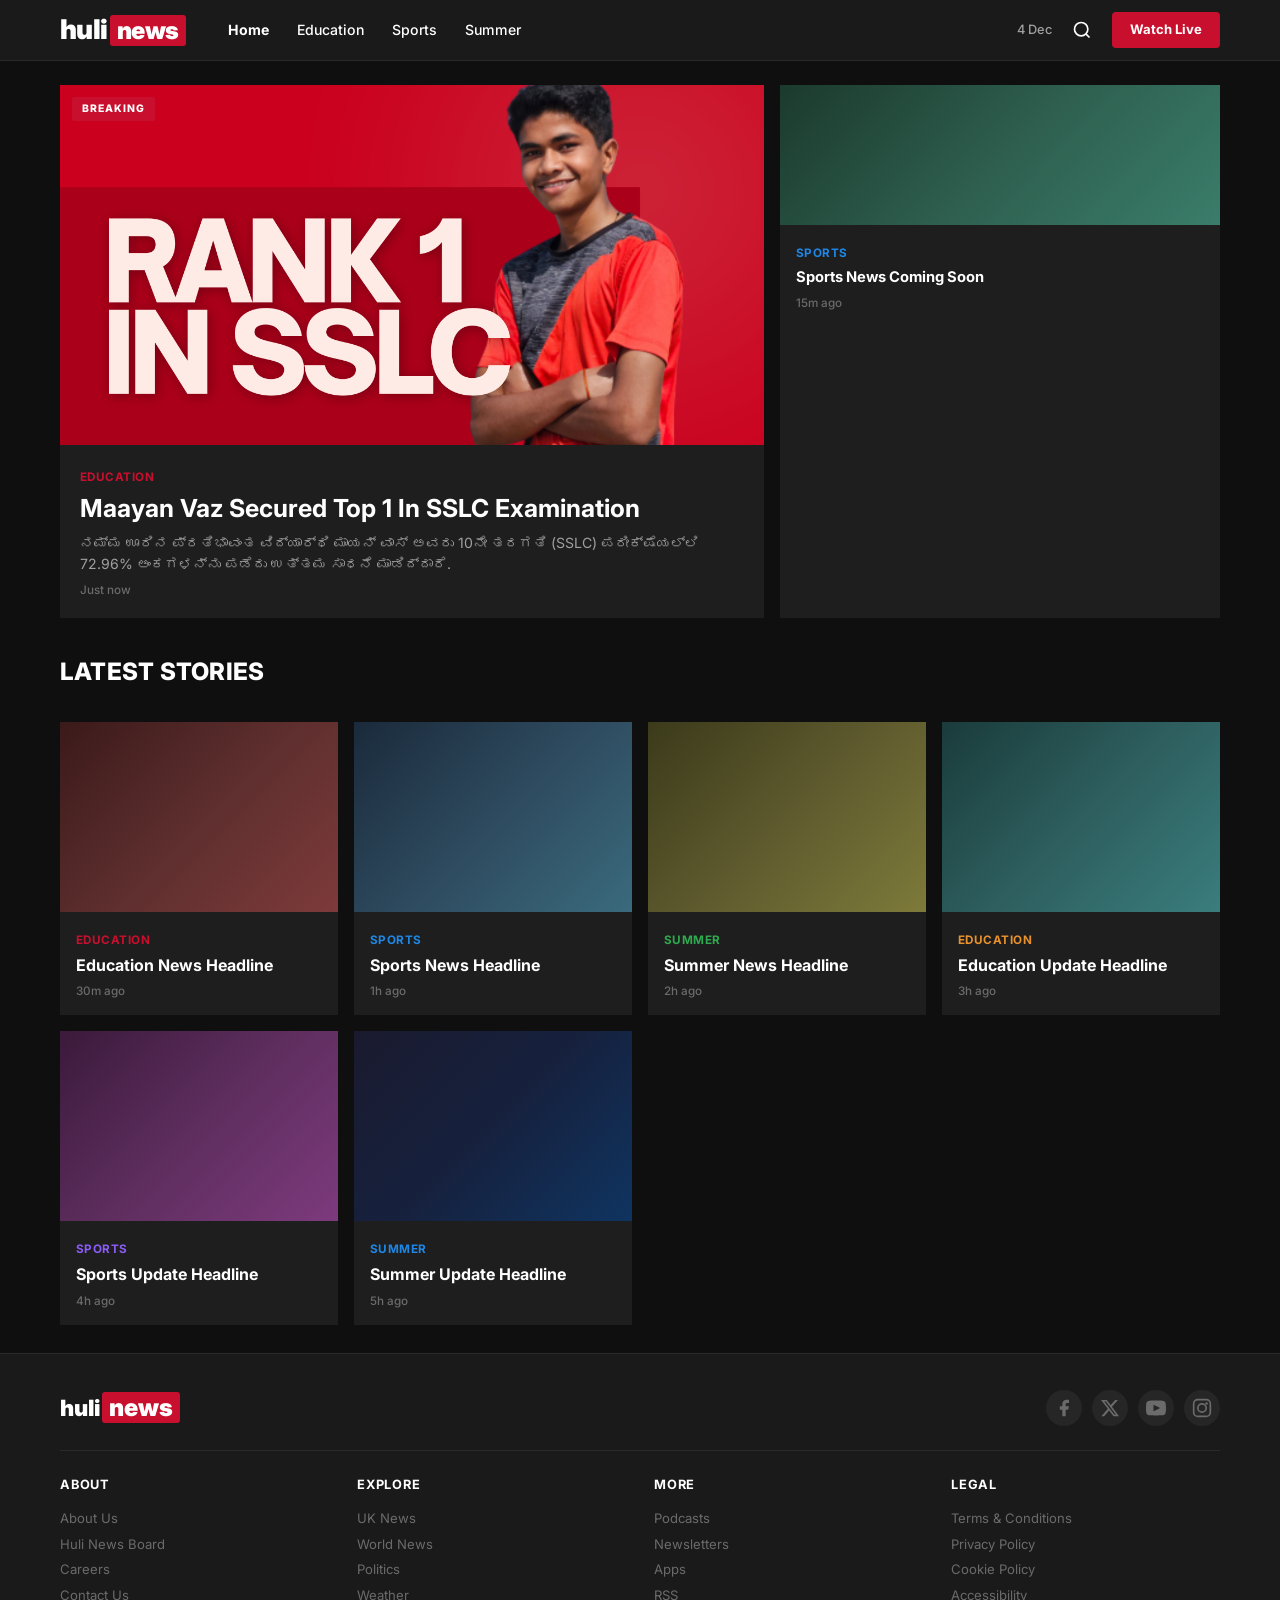
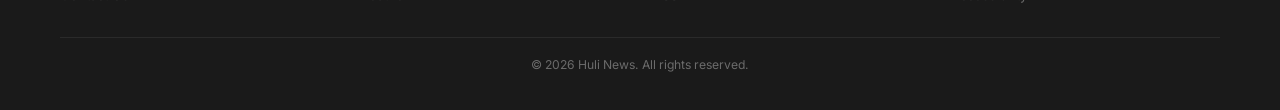
<file: index.html>
<!DOCTYPE html>
<html lang="en">
<head>
    <meta charset="UTF-8">
    <meta name="viewport" content="width=device-width, initial-scale=1.0">
    <title>Huli News | Breaking News, Latest Updates & Headlines</title>
    <meta name="description" content="Huli News delivers breaking news, latest stories, and in-depth analysis from around the world.">
    <!-- Open Graph (Facebook, WhatsApp, Instagram, etc.) -->
    <meta property="og:type" content="website">
    <meta property="og:title" content="Maayan Vaz Secured Top 1 In SSLC Examination | Huli News">
    <meta property="og:description" content="ನಮ್ಮ ಊರಿನ ಪ್ರತಿಭಾವಂತ ವಿದ್ಯಾರ್ಥಿ ಮಾಯನ್ ವಾಸ್ ಅವರು SSLC ಪರೀಕ್ಷೆಯಲ್ಲಿ 72.96% ಅಂಕಗಳನ್ನು ಪಡೆದು ಉತ್ತಮ ಸಾಧನೆ ಮಾಡಿದ್ದಾರೆ.">
    <meta property="og:image" content="https://hulinews.vercel.app/RANK%201%20in%20SSLC.png">
    <meta property="og:image:width" content="1280">
    <meta property="og:image:height" content="720">
    <meta property="og:url" content="https://hulinews.vercel.app/">
    <meta property="og:site_name" content="Huli News">

    <!-- Twitter Card -->
    <meta name="twitter:card" content="summary_large_image">
    <meta name="twitter:title" content="Maayan Vaz Secured Top 1 In SSLC Examination | Huli News">
    <meta name="twitter:description" content="ನಮ್ಮ ಊರಿನ ಪ್ರತಿಭಾವಂತ ವಿದ್ಯಾರ್ಥಿ ಮಾಯನ್ ವಾಸ್ ಅವರು SSLC ಪರೀಕ್ಷೆಯಲ್ಲಿ 72.96% ಅಂಕಗಳನ್ನು ಪಡೆದು ಉತ್ತಮ ಸಾಧನೆ ಮಾಡಿದ್ದಾರೆ.">
    <meta name="twitter:image" content="https://hulinews.vercel.app/RANK%201%20in%20SSLC.png">
    <link rel="preconnect" href="https://fonts.googleapis.com">
    <link href="https://fonts.googleapis.com/css2?family=Inter:wght@400;500;600;700;800;900&display=swap" rel="stylesheet">
    <link rel="stylesheet" href="styles.css">
</head>
<body>
    <!-- Top Utility Bar -->
    <div class="utility-bar">
        <div class="utility-inner">
            <div class="utility-left">
                <span class="live-indicator"><span class="live-dot"></span> LIVE</span>
                <a href="#" class="utility-link">Watch Live</a>
                <a href="#" class="utility-link">Listen</a>
            </div>
            <div class="utility-right">
                <a href="#" class="utility-link">Sign In</a>
                <a href="#" class="utility-link">Register</a>
            </div>
        </div>
    </div>

    <!-- Main Header -->
    <header class="main-header">
        <div class="header-inner">
            <div class="logo" id="logo">
                <span class="logo-huli">huli</span><span class="logo-news">news</span>
            </div>
            <nav class="main-nav" id="main-nav">
                <a href="#" class="nav-link active" data-category="all">Home</a>
                <a href="#" class="nav-link" data-category="education">Education</a>
                <a href="#" class="nav-link" data-category="sports">Sports</a>
                <a href="#" class="nav-link" data-category="summer">Summer</a>
            </nav>
            <div class="header-actions">
                <span class="header-date" id="header-date"></span>
                <button class="search-btn" id="search-btn" aria-label="Search">
                    <svg width="20" height="20" viewBox="0 0 24 24" fill="none" stroke="currentColor" stroke-width="2"><circle cx="11" cy="11" r="8"/><path d="m21 21-4.35-4.35"/></svg>
                </button>
                <a href="#" class="watch-live-btn" id="watch-live-btn">Watch Live</a>
                <button class="menu-btn" id="menu-btn" aria-label="Menu">
                    <svg width="24" height="24" viewBox="0 0 24 24" fill="none" stroke="currentColor" stroke-width="2"><path d="M3 12h18M3 6h18M3 18h18"/></svg>
                </button>
            </div>
        </div>
    </header>

    <!-- Breaking News Ticker -->
    <div class="ticker-bar">
        <div class="ticker-inner">
            <span class="ticker-label">BREAKING</span>
            <div class="ticker-content">
                <span class="ticker-text">Welcome to Huli News — Your trusted source for breaking news and analysis from around the world</span>
            </div>
        </div>
    </div>

    <!-- Search Overlay -->
    <div class="search-overlay" id="search-overlay">
        <div class="search-container">
            <input type="text" class="search-input" id="search-input" placeholder="Search Huli News...">
            <button class="search-close" id="search-close">&times;</button>
        </div>
    </div>

    <!-- Mobile Menu -->
    <div class="mobile-menu" id="mobile-menu">
        <div class="mobile-menu-inner">
            <a href="#" class="mobile-nav-link active" data-category="all">Home</a>
            <a href="#" class="mobile-nav-link" data-category="education">Education</a>
            <a href="#" class="mobile-nav-link" data-category="sports">Sports</a>
            <a href="#" class="mobile-nav-link" data-category="summer">Summer</a>
        </div>
    </div>

    <!-- Main Content -->
    <main class="main-content">
        <!-- Hero Section -->
        <section class="hero-section" id="hero-section">
            <div class="hero-grid">
                <div class="hero-main">
                    <a href="article.html" class="story-card hero-card" data-category="education">
                        <div class="card-image hero-image">
                            <img src="RANK 1 in SSLC.png" alt="Maayan Vaz - Rank 1 in SSLC" class="hero-img">
                            <span class="card-badge">BREAKING</span>
                        </div>
                        <div class="card-body hero-body">
                            <span class="card-tag">Education</span>
                            <h1 class="card-title hero-title">Maayan Vaz Secured Top 1 In SSLC Examination</h1>
                            <p class="card-excerpt">ನಮ್ಮ ಊರಿನ ಪ್ರತಿಭಾವಂತ ವಿದ್ಯಾರ್ಥಿ ಮಾಯನ್ ವಾಸ್ ಅವರು 10ನೇ ತರಗತಿ (SSLC) ಪರೀಕ್ಷೆಯಲ್ಲಿ 72.96% ಅಂಕಗಳನ್ನು ಪಡೆದು ಉತ್ತಮ ಸಾಧನೆ ಮಾಡಿದ್ದಾರೆ.</p>
                            <span class="card-time">Just now</span>
                        </div>
                    </a>
                </div>
                <div class="hero-side">
                    <!-- Jessica's post hidden
                    <a href="article-jessica.html" class="story-card side-card" data-category="education">
                        <div class="card-image side-image">
                            <img src="RANK 1 in SSLC (1).png" alt="Jessica D Almeida - CBSE Results" class="side-img">
                        </div>
                        <div class="card-body">
                            <span class="card-tag">Education</span>
                            <h2 class="card-title side-title">Jessica D Almeida Secured 69% in SSLC CBSE Examination</h2>
                            <span class="card-time">30m ago</span>
                        </div>
                    </a>
                    -->
                    <div class="story-card side-card" data-category="sports">
                        <div class="card-image side-image">
                            <div class="placeholder-img gradient-3"></div>
                        </div>
                        <div class="card-body">
                            <span class="card-tag">Sports</span>
                            <h2 class="card-title side-title">Sports News Coming Soon</h2>
                            <span class="card-time">3 hours ago</span>
                        </div>
                    </div>
                </div>
            </div>
        </section>

        <!-- Section Divider -->
        <div class="section-divider">
            <h2 class="section-heading">Latest Stories</h2>
        </div>

        <!-- Stories Grid -->
        <section class="stories-section" id="stories-section">
            <div class="stories-grid">
                <div class="story-card grid-card" id="story-1" data-category="education">
                    <div class="card-image grid-image"><div class="placeholder-img gradient-4"></div></div>
                    <div class="card-body"><span class="card-tag">Education</span><h3 class="card-title grid-title">Education News Headline</h3><span class="card-time">4h ago</span></div>
                </div>
                <div class="story-card grid-card" id="story-2" data-category="sports">
                    <div class="card-image grid-image"><div class="placeholder-img gradient-5"></div></div>
                    <div class="card-body"><span class="card-tag">Sports</span><h3 class="card-title grid-title">Sports News Headline</h3><span class="card-time">5h ago</span></div>
                </div>
                <div class="story-card grid-card" id="story-3" data-category="summer">
                    <div class="card-image grid-image"><div class="placeholder-img gradient-6"></div></div>
                    <div class="card-body"><span class="card-tag">Summer</span><h3 class="card-title grid-title">Summer News Headline</h3><span class="card-time">6h ago</span></div>
                </div>
                <div class="story-card grid-card" id="story-4" data-category="education">
                    <div class="card-image grid-image"><div class="placeholder-img gradient-7"></div></div>
                    <div class="card-body"><span class="card-tag">Education</span><h3 class="card-title grid-title">Education Update Headline</h3><span class="card-time">7h ago</span></div>
                </div>
                <div class="story-card grid-card" id="story-5" data-category="sports">
                    <div class="card-image grid-image"><div class="placeholder-img gradient-8"></div></div>
                    <div class="card-body"><span class="card-tag">Sports</span><h3 class="card-title grid-title">Sports Update Headline</h3><span class="card-time">8h ago</span></div>
                </div>
                <div class="story-card grid-card" id="story-6" data-category="summer">
                    <div class="card-image grid-image"><div class="placeholder-img gradient-1"></div></div>
                    <div class="card-body"><span class="card-tag">Summer</span><h3 class="card-title grid-title">Summer Update Headline</h3><span class="card-time">9h ago</span></div>
                </div>
            </div>
        </section>
    </main>

    <!-- Footer -->
    <footer class="main-footer" id="main-footer">
        <div class="footer-inner">
            <div class="footer-top">
                <div class="footer-logo">
                    <span class="logo-huli">huli</span><span class="logo-news">news</span>
                </div>
                <div class="footer-social">
                    <a href="#" class="social-link" aria-label="Facebook"><svg width="20" height="20" viewBox="0 0 24 24" fill="currentColor"><path d="M18 2h-3a5 5 0 0 0-5 5v3H7v4h3v8h4v-8h3l1-4h-4V7a1 1 0 0 1 1-1h3z"/></svg></a>
                    <a href="#" class="social-link" aria-label="Twitter"><svg width="20" height="20" viewBox="0 0 24 24" fill="currentColor"><path d="M18.244 2.25h3.308l-7.227 8.26 8.502 11.24H16.17l-5.214-6.817L4.99 21.75H1.68l7.73-8.835L1.254 2.25H8.08l4.713 6.231zm-1.161 17.52h1.833L7.084 4.126H5.117z"/></svg></a>
                    <a href="#" class="social-link" aria-label="YouTube"><svg width="20" height="20" viewBox="0 0 24 24" fill="currentColor"><path d="M19.615 3.184c-3.604-.246-11.631-.245-15.23 0-3.897.266-4.356 2.62-4.385 8.816.029 6.185.484 8.549 4.385 8.816 3.6.245 11.626.246 15.23 0 3.897-.266 4.356-2.62 4.385-8.816-.029-6.185-.484-8.549-4.385-8.816zM9 16V8l8 4-8 4z"/></svg></a>
                    <a href="#" class="social-link" aria-label="Instagram"><svg width="20" height="20" viewBox="0 0 24 24" fill="currentColor"><rect x="2" y="2" width="20" height="20" rx="5" ry="5" fill="none" stroke="currentColor" stroke-width="2"/><circle cx="12" cy="12" r="5" fill="none" stroke="currentColor" stroke-width="2"/><circle cx="17.5" cy="6.5" r="1.5"/></svg></a>
                </div>
            </div>
            <div class="footer-links">
                <div class="footer-col">
                    <h4 class="footer-heading">About</h4>
                    <a href="#" class="footer-link">About Us</a>
                    <a href="#" class="footer-link">Huli News Board</a>
                    <a href="#" class="footer-link">Careers</a>
                    <a href="#" class="footer-link">Contact Us</a>
                </div>
                <div class="footer-col">
                    <h4 class="footer-heading">Explore</h4>
                    <a href="#" class="footer-link">UK News</a>
                    <a href="#" class="footer-link">World News</a>
                    <a href="#" class="footer-link">Politics</a>
                    <a href="#" class="footer-link">Weather</a>
                </div>
                <div class="footer-col">
                    <h4 class="footer-heading">More</h4>
                    <a href="#" class="footer-link">Podcasts</a>
                    <a href="#" class="footer-link">Newsletters</a>
                    <a href="#" class="footer-link">Apps</a>
                    <a href="#" class="footer-link">RSS</a>
                </div>
                <div class="footer-col">
                    <h4 class="footer-heading">Legal</h4>
                    <a href="#" class="footer-link">Terms & Conditions</a>
                    <a href="#" class="footer-link">Privacy Policy</a>
                    <a href="#" class="footer-link">Cookie Policy</a>
                    <a href="#" class="footer-link">Accessibility</a>
                </div>
            </div>
            <div class="footer-bottom">
                <p>&copy; 2026 Huli News. All rights reserved.</p>
            </div>
        </div>
    </footer>

    <script src="app.js"></script>
</body>
</html>
</file>
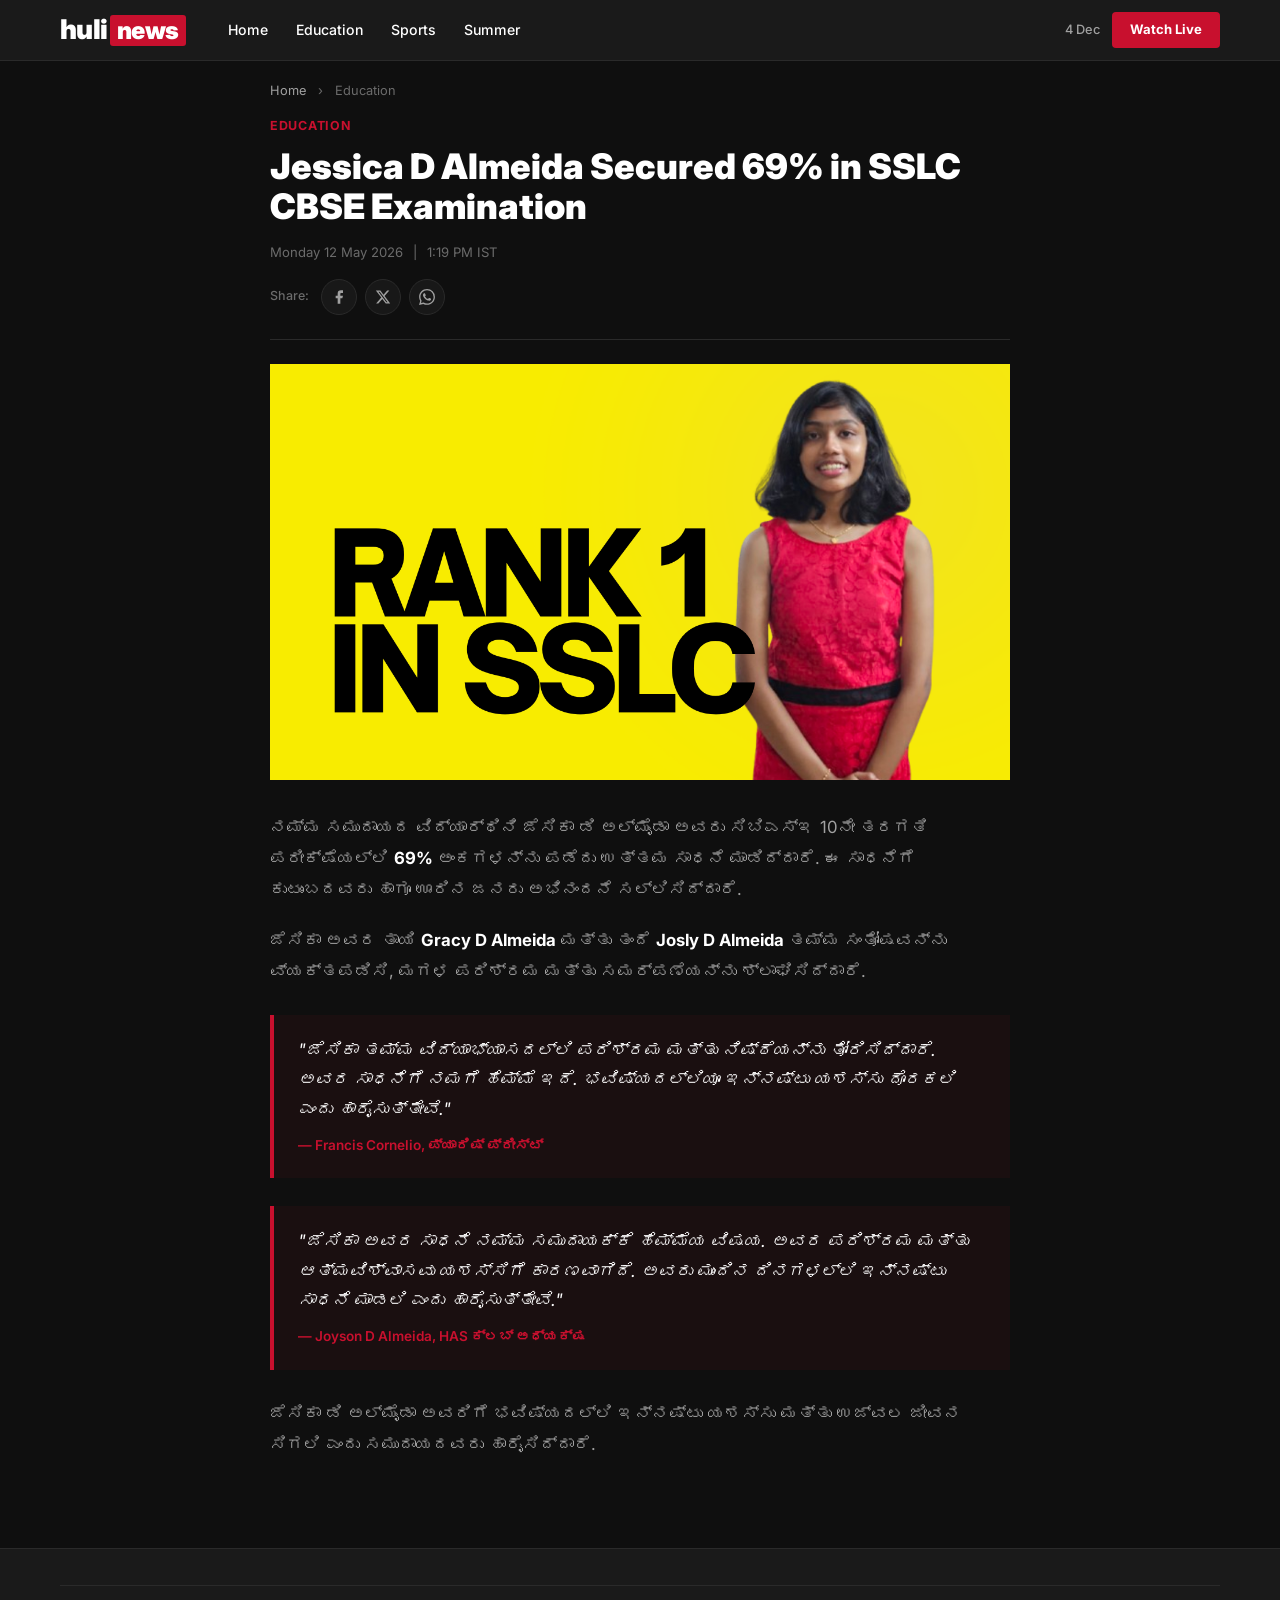
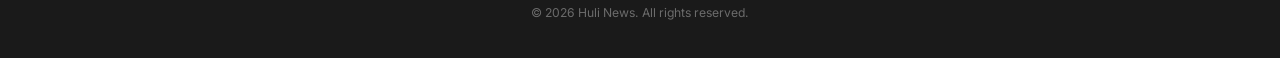
<file: article-jessica.html>
<!DOCTYPE html>
<html lang="kn">
<head>
    <meta charset="UTF-8">
    <meta name="viewport" content="width=device-width, initial-scale=1.0">
    <title>Jessica D Almeida Secured 69% in SSLC CBSE Examination | Huli News</title>
    <meta name="description" content="Jessica D Almeida scores 69% in CBSE 10th examination, bringing pride to the community.">

    <!-- Open Graph -->
    <meta property="og:type" content="article">
    <meta property="og:title" content="Jessica D Almeida Secured 69% in SSLC CBSE Examination">
    <meta property="og:description" content="ಜೆಸಿಕಾ ಡಿ ಅಲ್ಮೈಡಾ ಅವರು ಸಿಬಿಎಸ್ಇ 10ನೇ ತರಗತಿ ಪರೀಕ್ಷೆಯಲ್ಲಿ 69% ಅಂಕಗಳನ್ನು ಪಡೆದು ಉತ್ತಮ ಸಾಧನೆ ಮಾಡಿದ್ದಾರೆ.">
    <meta property="og:image" content="https://hulinews.vercel.app/RANK%201%20in%20SSLC%20(1).png">
    <meta property="og:image:width" content="1280">
    <meta property="og:image:height" content="720">
    <meta property="og:url" content="https://hulinews.vercel.app/article-jessica.html">
    <meta property="og:site_name" content="Huli News">

    <!-- Twitter Card -->
    <meta name="twitter:card" content="summary_large_image">
    <meta name="twitter:title" content="Jessica D Almeida Secured 69% in SSLC CBSE Examination">
    <meta name="twitter:description" content="ಜೆಸಿಕಾ ಡಿ ಅಲ್ಮೈಡಾ ಅವರು ಸಿಬಿಎಸ್ಇ 10ನೇ ತರಗತಿ ಪರೀಕ್ಷೆಯಲ್ಲಿ 69% ಅಂಕಗಳನ್ನು ಪಡೆದು ಉತ್ತಮ ಸಾಧನೆ ಮಾಡಿದ್ದಾರೆ.">
    <meta name="twitter:image" content="https://hulinews.vercel.app/RANK%201%20in%20SSLC%20(1).png">

    <link rel="preconnect" href="https://fonts.googleapis.com">
    <link href="https://fonts.googleapis.com/css2?family=Inter:wght@400;500;600;700;800;900&display=swap" rel="stylesheet">
    <link rel="stylesheet" href="styles.css">
    <link rel="stylesheet" href="article.css">
</head>
<body>
    <!-- Main Header -->
    <header class="main-header">
        <div class="header-inner">
            <a href="index.html" class="logo" id="logo">
                <span class="logo-huli">huli</span><span class="logo-news">news</span>
            </a>
            <nav class="main-nav" id="main-nav">
                <a href="index.html" class="nav-link">Home</a>
                <a href="#" class="nav-link">Education</a>
                <a href="#" class="nav-link">Sports</a>
                <a href="#" class="nav-link">Summer</a>
            </nav>
            <div class="header-actions">
                <span class="header-date" id="header-date"></span>
                <a href="#" class="watch-live-btn">Watch Live</a>
                <button class="menu-btn" id="menu-btn" aria-label="Menu">
                    <svg width="24" height="24" viewBox="0 0 24 24" fill="none" stroke="currentColor" stroke-width="2"><path d="M3 12h18M3 6h18M3 18h18"/></svg>
                </button>
            </div>
        </div>
    </header>

    <!-- Article Content -->
    <main class="article-main">
        <article class="article-container" id="article">
            <nav class="breadcrumb">
                <a href="index.html">Home</a>
                <span class="breadcrumb-sep">›</span>
                <span>Education</span>
            </nav>

            <div class="article-header">
                <span class="article-tag">Education</span>
                <h1 class="article-title" id="article-title">Jessica D Almeida Secured 69% in SSLC CBSE Examination</h1>
                <div class="article-meta">
                    <span class="article-date">Monday 12 May 2026</span>
                    <span class="meta-sep">|</span>
                    <span class="article-time">1:19 PM IST</span>
                </div>
                <div class="share-bar">
                    <span class="share-label">Share:</span>
                    <button class="share-btn" aria-label="Share on Facebook">
                        <svg width="16" height="16" viewBox="0 0 24 24" fill="currentColor"><path d="M18 2h-3a5 5 0 0 0-5 5v3H7v4h3v8h4v-8h3l1-4h-4V7a1 1 0 0 1 1-1h3z"/></svg>
                    </button>
                    <button class="share-btn" aria-label="Share on Twitter">
                        <svg width="16" height="16" viewBox="0 0 24 24" fill="currentColor"><path d="M18.244 2.25h3.308l-7.227 8.26 8.502 11.24H16.17l-5.214-6.817L4.99 21.75H1.68l7.73-8.835L1.254 2.25H8.08l4.713 6.231zm-1.161 17.52h1.833L7.084 4.126H5.117z"/></svg>
                    </button>
                    <button class="share-btn" aria-label="Share on WhatsApp">
                        <svg width="16" height="16" viewBox="0 0 24 24" fill="currentColor"><path d="M17.472 14.382c-.297-.149-1.758-.867-2.03-.967-.273-.099-.471-.148-.67.15-.197.297-.767.966-.94 1.164-.173.199-.347.223-.644.075-.297-.15-1.255-.463-2.39-1.475-.883-.788-1.48-1.761-1.653-2.059-.173-.297-.018-.458.13-.606.134-.133.298-.347.446-.52.149-.174.198-.298.298-.497.099-.198.05-.371-.025-.52-.075-.149-.669-1.612-.916-2.207-.242-.579-.487-.5-.669-.51-.173-.008-.371-.01-.57-.01-.198 0-.52.074-.792.372-.272.297-1.04 1.016-1.04 2.479 0 1.462 1.065 2.875 1.213 3.074.149.198 2.096 3.2 5.077 4.487.709.306 1.262.489 1.694.625.712.227 1.36.195 1.871.118.571-.085 1.758-.719 2.006-1.413.248-.694.248-1.289.173-1.413-.074-.124-.272-.198-.57-.347m-5.421 7.403h-.004a9.87 9.87 0 01-5.031-1.378l-.361-.214-3.741.982.998-3.648-.235-.374a9.86 9.86 0 01-1.51-5.26c.001-5.45 4.436-9.884 9.888-9.884 2.64 0 5.122 1.03 6.988 2.898a9.825 9.825 0 012.893 6.994c-.003 5.45-4.437 9.884-9.885 9.884m8.413-18.297A11.815 11.815 0 0012.05 0C5.495 0 .16 5.335.157 11.892c0 2.096.547 4.142 1.588 5.945L.057 24l6.305-1.654a11.882 11.882 0 005.683 1.448h.005c6.554 0 11.89-5.335 11.893-11.893a11.821 11.821 0 00-3.48-8.413z"/></svg>
                    </button>
                </div>
            </div>

            <div class="article-hero-image">
                <img src="RANK 1 in SSLC (1).png" alt="Jessica D Almeida - CBSE SSLC Results" id="article-hero-img">
            </div>

            <div class="article-body" id="article-body">
                <p>ನಮ್ಮ ಸಮುದಾಯದ ವಿದ್ಯಾರ್ಥಿನಿ ಜೆಸಿಕಾ ಡಿ ಅಲ್ಮೈಡಾ ಅವರು ಸಿಬಿಎಸ್ಇ 10ನೇ ತರಗತಿ ಪರೀಕ್ಷೆಯಲ್ಲಿ <strong>69%</strong> ಅಂಕಗಳನ್ನು ಪಡೆದು ಉತ್ತಮ ಸಾಧನೆ ಮಾಡಿದ್ದಾರೆ. ಈ ಸಾಧನೆಗೆ ಕುಟುಂಬದವರು ಹಾಗೂ ಊರಿನ ಜನರು ಅಭಿನಂದನೆ ಸಲ್ಲಿಸಿದ್ದಾರೆ.</p>

                <p>ಜೆಸಿಕಾ ಅವರ ತಾಯಿ <strong>Gracy D Almeida</strong> ಮತ್ತು ತಂದೆ <strong>Josly D Almeida</strong> ತಮ್ಮ ಸಂತೋಷವನ್ನು ವ್ಯಕ್ತಪಡಿಸಿ, ಮಗಳ ಪರಿಶ್ರಮ ಮತ್ತು ಸಮರ್ಪಣೆಯನ್ನು ಶ್ಲಾಘಿಸಿದ್ದಾರೆ.</p>

                <blockquote class="article-quote">
                    <p>"ಜೆಸಿಕಾ ತಮ್ಮ ವಿದ್ಯಾಭ್ಯಾಸದಲ್ಲಿ ಪರಿಶ್ರಮ ಮತ್ತು ನಿಷ್ಠೆಯನ್ನು ತೋರಿಸಿದ್ದಾರೆ. ಅವರ ಸಾಧನೆಗೆ ನಮಗೆ ಹೆಮ್ಮೆ ಇದೆ. ಭವಿಷ್ಯದಲ್ಲಿಯೂ ಇನ್ನಷ್ಟು ಯಶಸ್ಸು ದೊರಕಲಿ ಎಂದು ಹಾರೈಸುತ್ತೇವೆ."</p>
                    <cite>— Francis Cornelio, ಪ್ಯಾರಿಷ್ ಪ್ರೀಸ್ಟ್</cite>
                </blockquote>

                <blockquote class="article-quote">
                    <p>"ಜೆಸಿಕಾ ಅವರ ಸಾಧನೆ ನಮ್ಮ ಸಮುದಾಯಕ್ಕೆ ಹೆಮ್ಮೆಯ ವಿಷಯ. ಅವರ ಪರಿಶ್ರಮ ಮತ್ತು ಆತ್ಮವಿಶ್ವಾಸವು ಯಶಸ್ಸಿಗೆ ಕಾರಣವಾಗಿದೆ. ಅವರು ಮುಂದಿನ ದಿನಗಳಲ್ಲಿ ಇನ್ನಷ್ಟು ಸಾಧನೆ ಮಾಡಲಿ ಎಂದು ಹಾರೈಸುತ್ತೇವೆ."</p>
                    <cite>— Joyson D Almeida, HAS ಕ್ಲಬ್ ಅಧ್ಯಕ್ಷ</cite>
                </blockquote>

                <p>ಜೆಸಿಕಾ ಡಿ ಅಲ್ಮೈಡಾ ಅವರಿಗೆ ಭವಿಷ್ಯದಲ್ಲಿ ಇನ್ನಷ್ಟು ಯಶಸ್ಸು ಮತ್ತು ಉಜ್ವಲ ಜೀವನ ಸಿಗಲಿ ಎಂದು ಸಮುದಾಯದವರು ಹಾರೈಸಿದ್ದಾರೆ.</p>
            </div>
        </article>
    </main>

    <footer class="main-footer">
        <div class="footer-inner">
            <div class="footer-bottom">
                <p>&copy; 2026 Huli News. All rights reserved.</p>
            </div>
        </div>
    </footer>

    <script>
        const headerDate = document.getElementById('header-date');
        if (headerDate) {
            const now = new Date();
            const months = ['Jan','Feb','Mar','Apr','May','Jun','Jul','Aug','Sep','Oct','Nov','Dec'];
            headerDate.textContent = now.getDate() + ' ' + months[now.getMonth()];
        }
    </script>
</body>
</html>
</file>
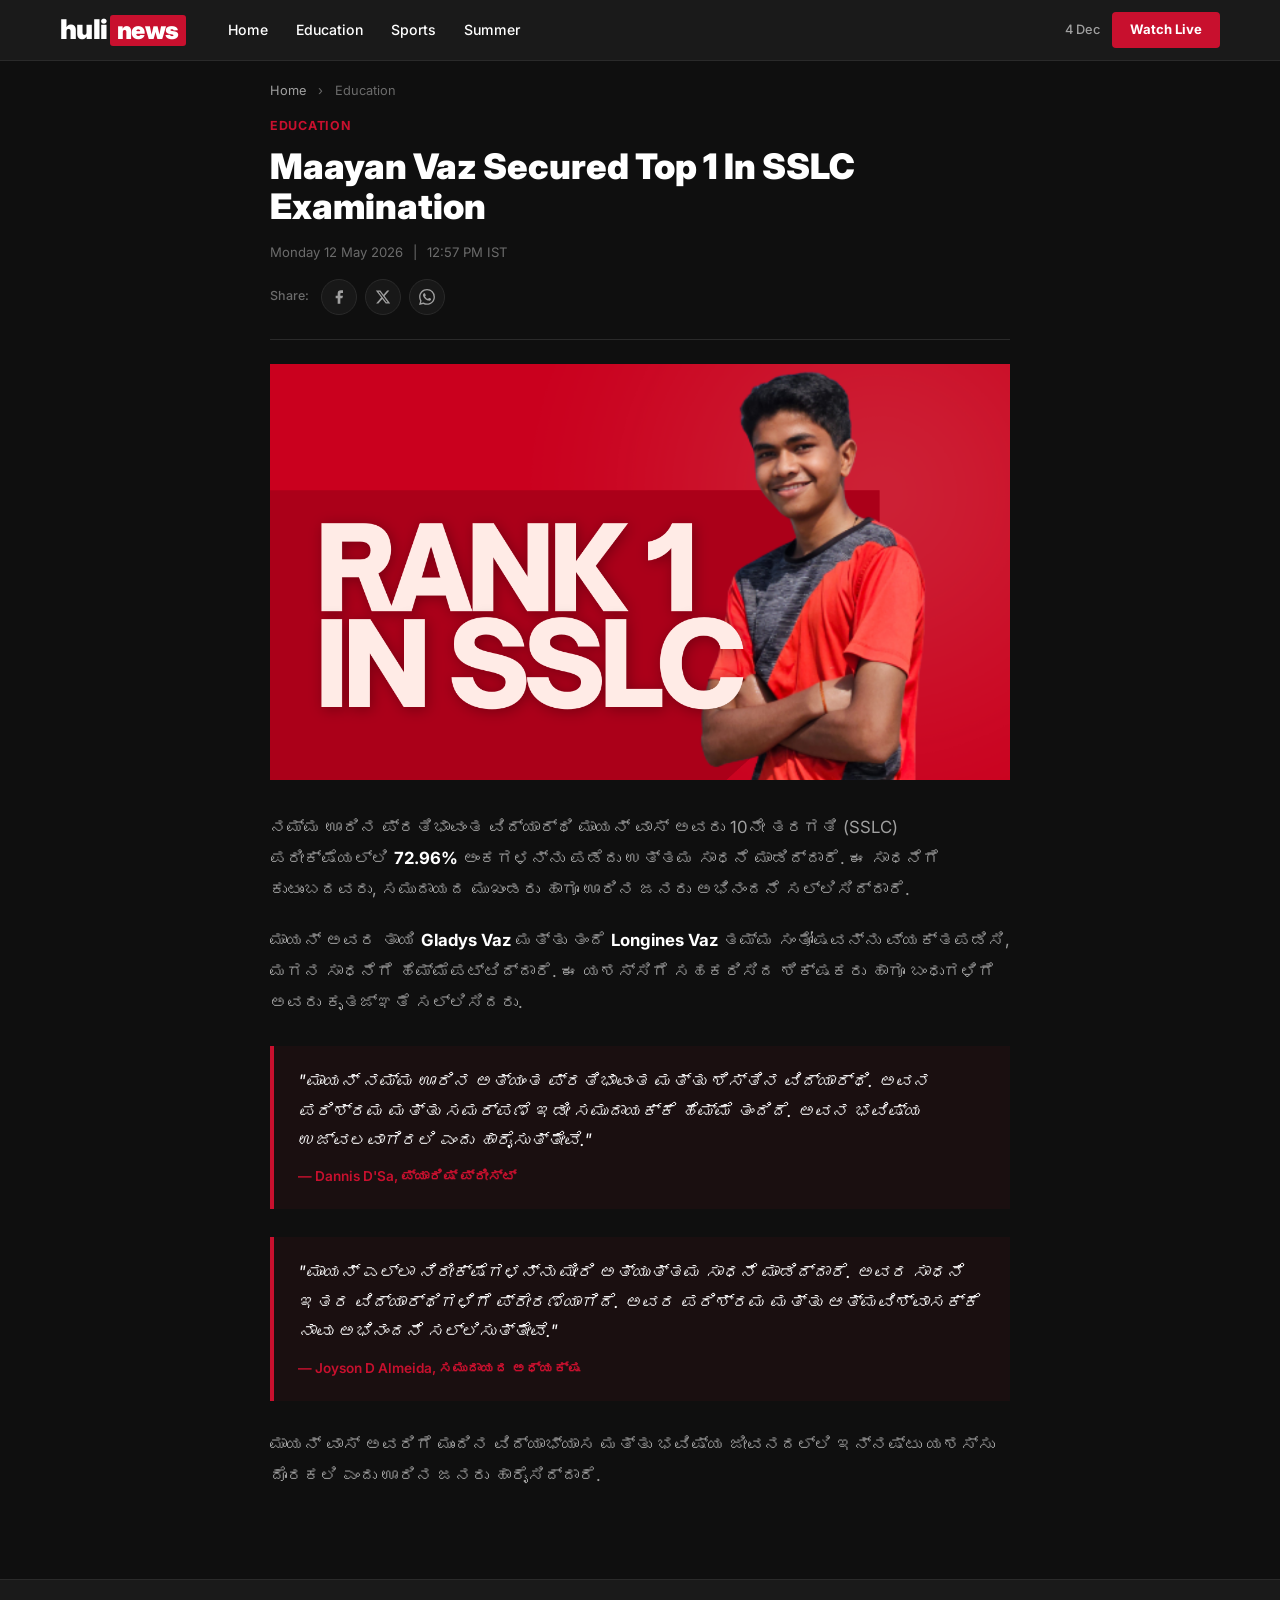
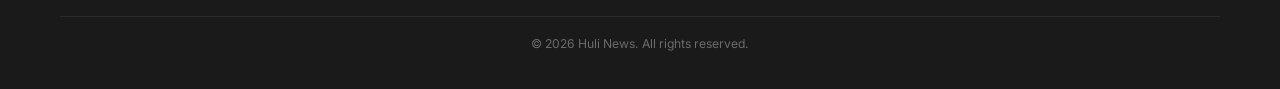
<file: article.html>
<!DOCTYPE html>
<html lang="kn">
<head>
    <meta charset="UTF-8">
    <meta name="viewport" content="width=device-width, initial-scale=1.0">
    <title>Maayan Vaz Secured Top 1 In SSLC Examination | Huli News</title>
    <meta name="description" content="Maayan Vaz scores 72.96% in SSLC examination, securing top rank and bringing pride to the community.">

    <!-- Open Graph (Facebook, WhatsApp, Instagram, etc.) -->
    <meta property="og:type" content="article">
    <meta property="og:title" content="Maayan Vaz Secured Top 1 In SSLC Examination">
    <meta property="og:description" content="ನಮ್ಮ ಊರಿನ ಪ್ರತಿಭಾವಂತ ವಿದ್ಯಾರ್ಥಿ ಮಾಯನ್ ವಾಸ್ ಅವರು SSLC ಪರೀಕ್ಷೆಯಲ್ಲಿ 72.96% ಅಂಕಗಳನ್ನು ಪಡೆದು ಉತ್ತಮ ಸಾಧನೆ ಮಾಡಿದ್ದಾರೆ.">
    <meta property="og:image" content="https://hulinews.vercel.app/RANK%201%20in%20SSLC.png">
    <meta property="og:image:width" content="1280">
    <meta property="og:image:height" content="720">
    <meta property="og:url" content="https://hulinews.vercel.app/article.html">
    <meta property="og:site_name" content="Huli News">

    <!-- Twitter Card -->
    <meta name="twitter:card" content="summary_large_image">
    <meta name="twitter:title" content="Maayan Vaz Secured Top 1 In SSLC Examination">
    <meta name="twitter:description" content="ನಮ್ಮ ಊರಿನ ಪ್ರತಿಭಾವಂತ ವಿದ್ಯಾರ್ಥಿ ಮಾಯನ್ ವಾಸ್ ಅವರು SSLC ಪರೀಕ್ಷೆಯಲ್ಲಿ 72.96% ಅಂಕಗಳನ್ನು ಪಡೆದು ಉತ್ತಮ ಸಾಧನೆ ಮಾಡಿದ್ದಾರೆ.">
    <meta name="twitter:image" content="https://hulinews.vercel.app/RANK%201%20in%20SSLC.png">
    <link rel="preconnect" href="https://fonts.googleapis.com">
    <link href="https://fonts.googleapis.com/css2?family=Inter:wght@400;500;600;700;800;900&display=swap" rel="stylesheet">
    <link rel="stylesheet" href="styles.css">
    <link rel="stylesheet" href="article.css">
</head>
<body>
    <!-- Main Header -->
    <header class="main-header">
        <div class="header-inner">
            <a href="index.html" class="logo" id="logo">
                <span class="logo-huli">huli</span><span class="logo-news">news</span>
            </a>
            <nav class="main-nav" id="main-nav">
                <a href="index.html" class="nav-link">Home</a>
                <a href="#" class="nav-link">Education</a>
                <a href="#" class="nav-link">Sports</a>
                <a href="#" class="nav-link">Summer</a>
            </nav>
            <div class="header-actions">
                <span class="header-date" id="header-date"></span>
                <a href="#" class="watch-live-btn">Watch Live</a>
                <button class="menu-btn" id="menu-btn" aria-label="Menu">
                    <svg width="24" height="24" viewBox="0 0 24 24" fill="none" stroke="currentColor" stroke-width="2"><path d="M3 12h18M3 6h18M3 18h18"/></svg>
                </button>
            </div>
        </div>
    </header>

    <!-- Article Content -->
    <main class="article-main">
        <article class="article-container" id="article">
            <!-- Breadcrumb -->
            <nav class="breadcrumb">
                <a href="index.html">Home</a>
                <span class="breadcrumb-sep">›</span>
                <span>Education</span>
            </nav>

            <!-- Article Header -->
            <div class="article-header">
                <span class="article-tag">Education</span>
                <h1 class="article-title" id="article-title">Maayan Vaz Secured Top 1 In SSLC Examination</h1>
                <div class="article-meta">
                    <span class="article-date">Monday 12 May 2026</span>
                    <span class="meta-sep">|</span>
                    <span class="article-time">12:57 PM IST</span>
                </div>
                <!-- Share Bar -->
                <div class="share-bar">
                    <span class="share-label">Share:</span>
                    <button class="share-btn" aria-label="Share on Facebook">
                        <svg width="16" height="16" viewBox="0 0 24 24" fill="currentColor"><path d="M18 2h-3a5 5 0 0 0-5 5v3H7v4h3v8h4v-8h3l1-4h-4V7a1 1 0 0 1 1-1h3z"/></svg>
                    </button>
                    <button class="share-btn" aria-label="Share on Twitter">
                        <svg width="16" height="16" viewBox="0 0 24 24" fill="currentColor"><path d="M18.244 2.25h3.308l-7.227 8.26 8.502 11.24H16.17l-5.214-6.817L4.99 21.75H1.68l7.73-8.835L1.254 2.25H8.08l4.713 6.231zm-1.161 17.52h1.833L7.084 4.126H5.117z"/></svg>
                    </button>
                    <button class="share-btn" aria-label="Share on WhatsApp">
                        <svg width="16" height="16" viewBox="0 0 24 24" fill="currentColor"><path d="M17.472 14.382c-.297-.149-1.758-.867-2.03-.967-.273-.099-.471-.148-.67.15-.197.297-.767.966-.94 1.164-.173.199-.347.223-.644.075-.297-.15-1.255-.463-2.39-1.475-.883-.788-1.48-1.761-1.653-2.059-.173-.297-.018-.458.13-.606.134-.133.298-.347.446-.52.149-.174.198-.298.298-.497.099-.198.05-.371-.025-.52-.075-.149-.669-1.612-.916-2.207-.242-.579-.487-.5-.669-.51-.173-.008-.371-.01-.57-.01-.198 0-.52.074-.792.372-.272.297-1.04 1.016-1.04 2.479 0 1.462 1.065 2.875 1.213 3.074.149.198 2.096 3.2 5.077 4.487.709.306 1.262.489 1.694.625.712.227 1.36.195 1.871.118.571-.085 1.758-.719 2.006-1.413.248-.694.248-1.289.173-1.413-.074-.124-.272-.198-.57-.347m-5.421 7.403h-.004a9.87 9.87 0 01-5.031-1.378l-.361-.214-3.741.982.998-3.648-.235-.374a9.86 9.86 0 01-1.51-5.26c.001-5.45 4.436-9.884 9.888-9.884 2.64 0 5.122 1.03 6.988 2.898a9.825 9.825 0 012.893 6.994c-.003 5.45-4.437 9.884-9.885 9.884m8.413-18.297A11.815 11.815 0 0012.05 0C5.495 0 .16 5.335.157 11.892c0 2.096.547 4.142 1.588 5.945L.057 24l6.305-1.654a11.882 11.882 0 005.683 1.448h.005c6.554 0 11.89-5.335 11.893-11.893a11.821 11.821 0 00-3.48-8.413z"/></svg>
                    </button>
                </div>
            </div>

            <!-- Hero Image -->
            <div class="article-hero-image">
                <img src="RANK 1 in SSLC.png" alt="Maayan Vaz - Rank 1 in SSLC Examination" id="article-hero-img">
            </div>

            <!-- Article Body -->
            <div class="article-body" id="article-body">
                <p>ನಮ್ಮ ಊರಿನ ಪ್ರತಿಭಾವಂತ ವಿದ್ಯಾರ್ಥಿ ಮಾಯನ್ ವಾಸ್ ಅವರು 10ನೇ ತರಗತಿ (SSLC) ಪರೀಕ್ಷೆಯಲ್ಲಿ <strong>72.96%</strong> ಅಂಕಗಳನ್ನು ಪಡೆದು ಉತ್ತಮ ಸಾಧನೆ ಮಾಡಿದ್ದಾರೆ. ಈ ಸಾಧನೆಗೆ ಕುಟುಂಬದವರು, ಸಮುದಾಯದ ಮುಖಂಡರು ಹಾಗೂ ಊರಿನ ಜನರು ಅಭಿನಂದನೆ ಸಲ್ಲಿಸಿದ್ದಾರೆ.</p>

                <p>ಮಾಯನ್ ಅವರ ತಾಯಿ <strong>Gladys Vaz</strong> ಮತ್ತು ತಂದೆ <strong>Longines Vaz</strong> ತಮ್ಮ ಸಂತೋಷವನ್ನು ವ್ಯಕ್ತಪಡಿಸಿ, ಮಗನ ಸಾಧನೆಗೆ ಹೆಮ್ಮೆಪಟ್ಟಿದ್ದಾರೆ. ಈ ಯಶಸ್ಸಿಗೆ ಸಹಕರಿಸಿದ ಶಿಕ್ಷಕರು ಹಾಗೂ ಬಂಧುಗಳಿಗೆ ಅವರು ಕೃತಜ್ಞತೆ ಸಲ್ಲಿಸಿದರು.</p>

                <blockquote class="article-quote">
                    <p>"ಮಾಯನ್ ನಮ್ಮ ಊರಿನ ಅತ್ಯಂತ ಪ್ರತಿಭಾವಂತ ಮತ್ತು ಶಿಸ್ತಿನ ವಿದ್ಯಾರ್ಥಿ. ಅವನ ಪರಿಶ್ರಮ ಮತ್ತು ಸಮರ್ಪಣೆ ಇಡೀ ಸಮುದಾಯಕ್ಕೆ ಹೆಮ್ಮೆ ತಂದಿದೆ. ಅವನ ಭವಿಷ್ಯ ಉಜ್ವಲವಾಗಿರಲಿ ಎಂದು ಹಾರೈಸುತ್ತೇವೆ."</p>
                    <cite>— Dannis D'Sa, ಪ್ಯಾರಿಷ್ ಪ್ರೀಸ್ಟ್</cite>
                </blockquote>

                <blockquote class="article-quote">
                    <p>"ಮಾಯನ್ ಎಲ್ಲಾ ನಿರೀಕ್ಷೆಗಳನ್ನು ಮೀರಿ ಅತ್ಯುತ್ತಮ ಸಾಧನೆ ಮಾಡಿದ್ದಾರೆ. ಅವರ ಸಾಧನೆ ಇತರ ವಿದ್ಯಾರ್ಥಿಗಳಿಗೆ ಪ್ರೇರಣೆಯಾಗಿದೆ. ಅವರ ಪರಿಶ್ರಮ ಮತ್ತು ಆತ್ಮವಿಶ್ವಾಸಕ್ಕೆ ನಾವು ಅಭಿನಂದನೆ ಸಲ್ಲಿಸುತ್ತೇವೆ."</p>
                    <cite>— Joyson D Almeida, ಸಮುದಾಯದ ಅಧ್ಯಕ್ಷ</cite>
                </blockquote>

                <p>ಮಾಯನ್ ವಾಸ್ ಅವರಿಗೆ ಮುಂದಿನ ವಿದ್ಯಾಭ್ಯಾಸ ಮತ್ತು ಭವಿಷ್ಯ ಜೀವನದಲ್ಲಿ ಇನ್ನಷ್ಟು ಯಶಸ್ಸು ದೊರಕಲಿ ಎಂದು ಊರಿನ ಜನರು ಹಾರೈಸಿದ್ದಾರೆ.</p>
            </div>
        </article>
    </main>

    <!-- Footer -->
    <footer class="main-footer" id="main-footer">
        <div class="footer-inner">
            <div class="footer-bottom">
                <p>&copy; 2026 Huli News. All rights reserved.</p>
            </div>
        </div>
    </footer>

    <script>
        // Header date
        const headerDate = document.getElementById('header-date');
        if (headerDate) {
            const now = new Date();
            const months = ['Jan','Feb','Mar','Apr','May','Jun','Jul','Aug','Sep','Oct','Nov','Dec'];
            headerDate.textContent = now.getDate() + ' ' + months[now.getMonth()];
        }
    </script>
</body>
</html>
</file>
<file: styles.css>
/* HULI NEWS — Sky News Dark Theme */
*, *::before, *::after { margin: 0; padding: 0; box-sizing: border-box; }

:root {
    --bg-primary: #0f0f0f;
    --bg-secondary: #1a1a1a;
    --bg-card: #1e1e1e;
    --bg-card-hover: #252525;
    --text-white: #ffffff;
    --text-gray: #a0a0a0;
    --text-muted: #6b6b6b;
    --red: #c8102e;
    --red-dark: #a00d24;
    --blue: #1e87e5;
    --green: #2eaa4f;
    --orange: #e8912d;
    --purple: #8b5cf6;
    --border-color: #2a2a2a;
    --max-width: 1200px;
    --transition: 0.2s ease;
}

html { scroll-behavior: smooth; }
body {
    font-family: 'Inter', -apple-system, BlinkMacSystemFont, 'Segoe UI', sans-serif;
    background: var(--bg-primary);
    color: var(--text-white);
    line-height: 1.5;
    -webkit-font-smoothing: antialiased;
}
a { text-decoration: none; color: inherit; }

/* ===== HEADER ===== */
.utility-bar { display: none; }

.main-header {
    background: var(--bg-secondary);
    position: sticky;
    top: 0;
    z-index: 1000;
    border-bottom: 1px solid var(--border-color);
}
.header-inner {
    max-width: var(--max-width);
    margin: 0 auto;
    padding: 0 20px;
    display: flex;
    align-items: center;
    height: 60px;
    gap: 28px;
}

/* Logo */
.logo {
    font-size: 1.7rem;
    font-weight: 900;
    letter-spacing: -0.02em;
    cursor: pointer;
    flex-shrink: 0;
}
.logo-huli { color: var(--text-white); }
.logo-news {
    color: var(--red);
    background: var(--red);
    color: #fff;
    padding: 1px 7px;
    border-radius: 3px;
    margin-left: 2px;
    font-size: 1.5rem;
}

/* Nav */
.main-nav {
    display: flex;
    align-items: center;
    gap: 0;
    flex: 1;
    overflow-x: auto;
    scrollbar-width: none;
}
.main-nav::-webkit-scrollbar { display: none; }

.nav-link {
    color: var(--text-white);
    font-size: 0.88rem;
    font-weight: 500;
    padding: 20px 14px;
    white-space: nowrap;
    transition: color var(--transition);
    position: relative;
}
.nav-link:hover { color: var(--text-gray); }
.nav-link.active { font-weight: 700; }
.nav-link::after { display: none; }

/* Header Actions */
.header-actions {
    display: flex;
    align-items: center;
    gap: 12px;
    flex-shrink: 0;
}
.search-btn, .menu-btn {
    background: none;
    border: none;
    color: var(--text-white);
    cursor: pointer;
    padding: 8px;
    border-radius: 6px;
    display: flex;
    align-items: center;
    transition: opacity var(--transition);
}
.search-btn:hover, .menu-btn:hover { opacity: 0.7; }
.menu-btn { display: none; }

/* Watch Live Button */
.watch-live-btn {
    background: var(--red);
    color: #fff;
    font-size: 0.82rem;
    font-weight: 700;
    padding: 8px 18px;
    border-radius: 4px;
    white-space: nowrap;
    transition: background var(--transition);
}
.watch-live-btn:hover { background: var(--red-dark); }

/* Header Date */
.header-date {
    color: var(--text-gray);
    font-size: 0.8rem;
    font-weight: 500;
    white-space: nowrap;
}

/* ===== TICKER ===== */
.ticker-bar {
    background: var(--bg-primary);
    border-bottom: 1px solid var(--border-color);
    display: none;
}

/* ===== SEARCH OVERLAY ===== */
.search-overlay {
    position: fixed;
    top: 0; left: 0; right: 0;
    background: rgba(0,0,0,0.96);
    z-index: 2000;
    display: flex;
    align-items: center;
    justify-content: center;
    padding: 0 24px;
    height: 80px;
    transform: translateY(-100%);
    transition: transform 0.3s ease;
}
.search-overlay.active { transform: translateY(0); }
.search-container {
    max-width: 700px;
    width: 100%;
    display: flex;
    align-items: center;
    gap: 16px;
}
.search-input {
    flex: 1;
    background: transparent;
    border: none;
    border-bottom: 2px solid var(--red);
    color: #fff;
    font-size: 1.4rem;
    font-family: inherit;
    padding: 12px 0;
    outline: none;
}
.search-input::placeholder { color: rgba(255,255,255,0.35); }
.search-close {
    background: none;
    border: none;
    color: rgba(255,255,255,0.6);
    font-size: 2rem;
    cursor: pointer;
}

/* ===== MOBILE MENU ===== */
.mobile-menu {
    position: fixed;
    top: 0; right: 0;
    width: 300px;
    height: 100vh;
    background: var(--bg-secondary);
    z-index: 1500;
    transform: translateX(100%);
    transition: transform 0.3s ease;
    overflow-y: auto;
    padding-top: 70px;
    border-left: 1px solid var(--border-color);
}
.mobile-menu.active { transform: translateX(0); }
.mobile-menu-inner { display: flex; flex-direction: column; }
.mobile-nav-link {
    color: var(--text-white);
    font-size: 1rem;
    font-weight: 500;
    padding: 14px 24px;
    border-bottom: 1px solid var(--border-color);
    transition: background var(--transition);
}
.mobile-nav-link:hover, .mobile-nav-link.active {
    background: rgba(200,16,46,0.12);
}

/* ===== MAIN CONTENT ===== */
.main-content {
    max-width: var(--max-width);
    margin: 0 auto;
    padding: 0 20px;
}

/* ===== SECTION DIVIDERS ===== */
.section-divider {
    padding: 36px 0 16px;
    border-bottom: none;
    margin-bottom: 16px;
}
.section-heading {
    font-size: 1.5rem;
    font-weight: 800;
    color: var(--text-white);
    text-transform: uppercase;
    letter-spacing: 0.01em;
}

/* ===== HERO ===== */
.hero-section { padding: 24px 0 0; }
.hero-grid {
    display: grid;
    grid-template-columns: 1.6fr 1fr;
    gap: 16px;
}
.hero-side {
    display: flex;
    flex-direction: column;
    gap: 16px;
}

/* ===== STORY CARDS ===== */
.story-card {
    background: var(--bg-card);
    border-radius: 0;
    overflow: hidden;
    cursor: pointer;
    transition: background var(--transition);
    box-shadow: none;
}
.story-card:hover {
    background: var(--bg-card-hover);
    box-shadow: none;
    transform: none;
}

.card-image { position: relative; overflow: hidden; }
.hero-image { height: 360px; }
.hero-img {
    width: 100%;
    height: 100%;
    object-fit: cover;
    transition: transform 0.4s ease;
}
.hero-card:hover .hero-img { transform: scale(1.03); }
.side-image { height: 140px; }
.side-img {
    width: 100%;
    height: 100%;
    object-fit: cover;
    transition: transform 0.4s ease;
}
.side-card:hover .side-img { transform: scale(1.03); }
.grid-image { height: 190px; }

.placeholder-img {
    width: 100%; height: 100%;
    transition: transform 0.4s ease;
}
.story-card:hover .placeholder-img { transform: scale(1.03); }

/* Gradients */
.gradient-1 { background: linear-gradient(135deg, #1a1a2e, #16213e, #0f3460); }
.gradient-2 { background: linear-gradient(135deg, #2d1b4e, #4a2c6e, #6b3fa0); }
.gradient-3 { background: linear-gradient(135deg, #1b3a2d, #2e5e4e, #3a7d6a); }
.gradient-4 { background: linear-gradient(135deg, #3b1a1a, #5e2e2e, #7d3a3a); }
.gradient-5 { background: linear-gradient(135deg, #1a2a3b, #2e4a5e, #3a6a7d); }
.gradient-6 { background: linear-gradient(135deg, #3b3a1a, #5e5a2e, #7d7a3a); }
.gradient-7 { background: linear-gradient(135deg, #1a3b3b, #2e5e5e, #3a7d7d); }
.gradient-8 { background: linear-gradient(135deg, #3b1a3b, #5e2e5e, #7d3a7d); }

/* Badges */
.card-badge {
    position: absolute;
    top: 12px; left: 12px;
    background: var(--red);
    color: #fff;
    font-size: 0.65rem;
    font-weight: 800;
    letter-spacing: 0.1em;
    padding: 4px 10px;
    border-radius: 2px;
}
.video-badge {
    display: flex;
    align-items: center;
    gap: 5px;
    background: rgba(0,0,0,0.7);
    top: auto;
    bottom: 10px;
    left: 10px;
}

/* Card Body */
.card-body { padding: 14px 16px; }
.hero-body { padding: 18px 20px; }

.card-tag {
    display: inline-block;
    font-size: 0.73rem;
    font-weight: 700;
    text-transform: uppercase;
    letter-spacing: 0.04em;
    margin-bottom: 5px;
}
/* Colored category tags like Sky News */
.card-tag { color: var(--blue); }
.story-card:nth-child(1) .card-tag { color: var(--red); }
.story-card:nth-child(2) .card-tag { color: var(--blue); }
.story-card:nth-child(3) .card-tag { color: var(--green); }
.story-card:nth-child(4) .card-tag { color: var(--orange); }
.story-card:nth-child(5) .card-tag { color: var(--purple); }
.story-card:nth-child(6) .card-tag { color: var(--blue); }

/* Hero specific tag */
.hero-card .card-tag { color: var(--red); }
.hero-side .story-card:nth-child(1) .card-tag { color: var(--blue); }
.hero-side .story-card:nth-child(2) .card-tag { color: var(--green); }

.card-title {
    font-weight: 700;
    line-height: 1.3;
    color: var(--text-white);
    transition: color var(--transition);
}
.story-card:hover .card-title { color: var(--text-gray); }

.hero-title { font-size: 1.55rem; }
.side-title { font-size: 0.92rem; }
.grid-title { font-size: 1rem; }

.card-excerpt {
    color: var(--text-gray);
    font-size: 0.88rem;
    margin-top: 8px;
}
.card-time {
    display: inline-block;
    color: var(--text-muted);
    font-size: 0.73rem;
    font-weight: 500;
    margin-top: 8px;
}

.hero-card {
    height: 100%;
    display: flex;
    flex-direction: column;
}
.hero-card .card-body { flex: 1; }
.side-card { flex: 1; }

/* ===== STORIES GRID ===== */
.stories-grid {
    display: grid;
    grid-template-columns: repeat(4, 1fr);
    gap: 16px;
    padding-bottom: 8px;
}

/* ===== OPINION ===== */
.opinion-grid {
    display: grid;
    grid-template-columns: repeat(3, 1fr);
    gap: 16px;
    padding-bottom: 8px;
}
.opinion-card {
    background: var(--bg-card);
    border-radius: 0;
    padding: 18px;
    display: flex;
    gap: 14px;
    align-items: flex-start;
    cursor: pointer;
    transition: background var(--transition);
    border-left: 3px solid var(--red);
    box-shadow: none;
}
.opinion-card:hover {
    background: var(--bg-card-hover);
    box-shadow: none;
    transform: none;
}
.opinion-avatar {
    width: 44px;
    height: 44px;
    border-radius: 50%;
    flex-shrink: 0;
}
.opinion-label {
    font-size: 0.65rem;
    font-weight: 800;
    letter-spacing: 0.1em;
    color: var(--red);
    margin-bottom: 4px;
    display: block;
}
.opinion-title {
    font-size: 0.92rem;
    font-weight: 700;
    color: var(--text-white);
    line-height: 1.3;
    transition: color var(--transition);
}
.opinion-card:hover .opinion-title { color: var(--text-gray); }
.opinion-author {
    font-size: 0.76rem;
    color: var(--text-muted);
    margin-top: 6px;
    display: block;
}

/* ===== VIDEO ===== */
.video-grid {
    display: grid;
    grid-template-columns: repeat(4, 1fr);
    gap: 16px;
    padding-bottom: 8px;
}
.video-card { cursor: pointer; }
.video-thumb {
    position: relative;
    border-radius: 0;
    overflow: hidden;
    height: 150px;
}
.video-card:hover .placeholder-img { transform: scale(1.03); }
.play-overlay {
    position: absolute;
    inset: 0;
    display: flex;
    align-items: center;
    justify-content: center;
    background: rgba(0,0,0,0.2);
    transition: background var(--transition);
}
.video-card:hover .play-overlay { background: rgba(0,0,0,0.4); }
.video-duration {
    position: absolute;
    bottom: 8px; left: 8px;
    background: rgba(0,0,0,0.8);
    color: #fff;
    font-size: 0.7rem;
    font-weight: 600;
    padding: 2px 7px;
    border-radius: 2px;
    display: flex;
    align-items: center;
    gap: 4px;
}
.video-duration::before {
    content: '▶';
    font-size: 0.5rem;
}
.video-title {
    font-size: 0.88rem;
    font-weight: 600;
    color: var(--text-white);
    margin-top: 10px;
    line-height: 1.3;
    transition: color var(--transition);
}
.video-card:hover .video-title { color: var(--text-gray); }

/* ===== MOST READ ===== */
.most-read-section { padding-bottom: 40px; }
.most-read-list { max-width: 700px; }
.most-read-item {
    display: flex;
    align-items: center;
    gap: 20px;
    padding: 14px 0;
    border-bottom: 1px solid var(--border-color);
    cursor: pointer;
    transition: padding-left var(--transition);
}
.most-read-item:hover { padding-left: 8px; }
.most-read-num {
    font-size: 1.8rem;
    font-weight: 900;
    color: var(--red);
    min-width: 36px;
    text-align: center;
}
.most-read-title {
    font-size: 0.95rem;
    font-weight: 600;
    color: var(--text-white);
    transition: color var(--transition);
}
.most-read-item:hover .most-read-title { color: var(--text-gray); }

/* ===== FOOTER ===== */
.main-footer {
    background: var(--bg-secondary);
    margin-top: 20px;
    border-top: 1px solid var(--border-color);
}
.footer-inner {
    max-width: var(--max-width);
    margin: 0 auto;
    padding: 36px 20px;
}
.footer-top {
    display: flex;
    justify-content: space-between;
    align-items: center;
    padding-bottom: 24px;
    border-bottom: 1px solid var(--border-color);
    margin-bottom: 24px;
}
.footer-logo { font-size: 1.4rem; font-weight: 900; }
.footer-social { display: flex; gap: 10px; }
.social-link {
    color: var(--text-muted);
    padding: 8px;
    border-radius: 50%;
    display: flex;
    align-items: center;
    background: rgba(255,255,255,0.05);
    transition: all var(--transition);
}
.social-link:hover { color: #fff; background: var(--red); }

.footer-links {
    display: grid;
    grid-template-columns: repeat(4, 1fr);
    gap: 28px;
    margin-bottom: 28px;
}
.footer-heading {
    color: var(--text-white);
    font-size: 0.8rem;
    font-weight: 700;
    text-transform: uppercase;
    letter-spacing: 0.06em;
    margin-bottom: 12px;
}
.footer-link {
    display: block;
    color: var(--text-muted);
    font-size: 0.82rem;
    padding: 3px 0;
    transition: color var(--transition);
}
.footer-link:hover { color: var(--text-white); }
.footer-bottom {
    border-top: 1px solid var(--border-color);
    padding-top: 18px;
    text-align: center;
    color: var(--text-muted);
    font-size: 0.76rem;
}

/* ===== RESPONSIVE ===== */
@media (max-width: 1024px) {
    .hero-grid { grid-template-columns: 1fr; }
    .hero-side { flex-direction: row; }
    .stories-grid { grid-template-columns: repeat(2, 1fr); }
    .opinion-grid { grid-template-columns: repeat(2, 1fr); }
    .video-grid { grid-template-columns: repeat(2, 1fr); }
}
@media (max-width: 768px) {
    .main-nav { display: none; }
    .menu-btn { display: flex; }
    .header-inner { height: 50px; }
    .hero-image { height: 240px; }
    .hero-title { font-size: 1.25rem; }
    .hero-side { flex-direction: column; }
    .stories-grid { grid-template-columns: 1fr 1fr; }
    .opinion-grid { grid-template-columns: 1fr; }
    .video-grid { grid-template-columns: 1fr 1fr; }
    .footer-links { grid-template-columns: repeat(2, 1fr); }
}
@media (max-width: 480px) {
    .stories-grid { grid-template-columns: 1fr; }
    .video-grid { grid-template-columns: 1fr; }
    .footer-links { grid-template-columns: 1fr; }
    .footer-top { flex-direction: column; gap: 14px; }
}

/* ===== ANIMATIONS ===== */
.story-card, .opinion-card, .video-card, .most-read-item {
    opacity: 0;
    transform: translateY(16px);
    animation: fadeUp 0.45s ease forwards;
}
.story-card:nth-child(1) { animation-delay: 0.03s; }
.story-card:nth-child(2) { animation-delay: 0.06s; }
.story-card:nth-child(3) { animation-delay: 0.09s; }
.story-card:nth-child(4) { animation-delay: 0.12s; }
.story-card:nth-child(5) { animation-delay: 0.15s; }
.story-card:nth-child(6) { animation-delay: 0.18s; }
.opinion-card:nth-child(1) { animation-delay: 0.03s; }
.opinion-card:nth-child(2) { animation-delay: 0.06s; }
.opinion-card:nth-child(3) { animation-delay: 0.09s; }
.video-card:nth-child(1) { animation-delay: 0.03s; }
.video-card:nth-child(2) { animation-delay: 0.06s; }
.video-card:nth-child(3) { animation-delay: 0.09s; }
.video-card:nth-child(4) { animation-delay: 0.12s; }
.most-read-item:nth-child(1) { animation-delay: 0.03s; }
.most-read-item:nth-child(2) { animation-delay: 0.06s; }
.most-read-item:nth-child(3) { animation-delay: 0.09s; }
.most-read-item:nth-child(4) { animation-delay: 0.12s; }
.most-read-item:nth-child(5) { animation-delay: 0.15s; }

@keyframes fadeUp {
    to { opacity: 1; transform: translateY(0); }
}
</file>
<file: article.css>
/* ===== ARTICLE PAGE ===== */

.article-main {
    max-width: 780px;
    margin: 0 auto;
    padding: 0 20px;
}

/* Breadcrumb */
.breadcrumb {
    padding: 20px 0 12px;
    font-size: 0.8rem;
    color: var(--text-muted);
}
.breadcrumb a {
    color: var(--text-gray);
    transition: color 0.2s ease;
}
.breadcrumb a:hover { color: var(--text-white); }
.breadcrumb-sep {
    margin: 0 8px;
    color: var(--text-muted);
}

/* Article Header */
.article-header {
    padding-bottom: 24px;
    border-bottom: 1px solid var(--border-color);
}

.article-tag {
    display: inline-block;
    color: #c8102e;
    font-size: 0.78rem;
    font-weight: 700;
    text-transform: uppercase;
    letter-spacing: 0.06em;
    margin-bottom: 10px;
}

.article-title {
    font-size: 2.2rem;
    font-weight: 900;
    line-height: 1.15;
    color: var(--text-white);
    margin-bottom: 16px;
}

.article-meta {
    display: flex;
    align-items: center;
    gap: 10px;
    color: var(--text-muted);
    font-size: 0.82rem;
    margin-bottom: 16px;
}
.meta-sep { color: var(--text-muted); }

/* Share Bar */
.share-bar {
    display: flex;
    align-items: center;
    gap: 8px;
}
.share-label {
    font-size: 0.78rem;
    color: var(--text-muted);
    font-weight: 500;
    margin-right: 4px;
}
.share-btn {
    width: 36px;
    height: 36px;
    border-radius: 50%;
    border: 1px solid var(--border-color);
    background: rgba(255,255,255,0.04);
    color: var(--text-gray);
    display: flex;
    align-items: center;
    justify-content: center;
    cursor: pointer;
    transition: all 0.2s ease;
}
.share-btn:hover {
    background: #c8102e;
    color: #fff;
    border-color: #c8102e;
}

/* Article Hero Image */
.article-hero-image {
    margin: 24px 0;
    border-radius: 0;
    overflow: hidden;
}
.article-hero-image img {
    width: 100%;
    height: auto;
    display: block;
}

/* Article Body */
.article-body {
    padding: 8px 0 48px;
    line-height: 1.85;
}
.article-body p {
    font-size: 1.05rem;
    color: var(--text-gray);
    margin-bottom: 20px;
}
.article-body strong {
    color: var(--text-white);
    font-weight: 700;
}

/* Blockquote */
.article-quote {
    margin: 28px 0;
    padding: 20px 24px;
    border-left: 4px solid #c8102e;
    background: rgba(200, 16, 46, 0.06);
}
.article-quote p {
    font-size: 1.08rem;
    font-style: italic;
    color: var(--text-white);
    margin-bottom: 10px;
    line-height: 1.7;
}
.article-quote cite {
    display: block;
    font-style: normal;
    font-size: 0.85rem;
    font-weight: 600;
    color: #c8102e;
}

/* Responsive */
@media (max-width: 768px) {
    .article-title { font-size: 1.6rem; }
    .article-body p { font-size: 0.95rem; }
    .article-quote p { font-size: 0.98rem; }
}
</file>
